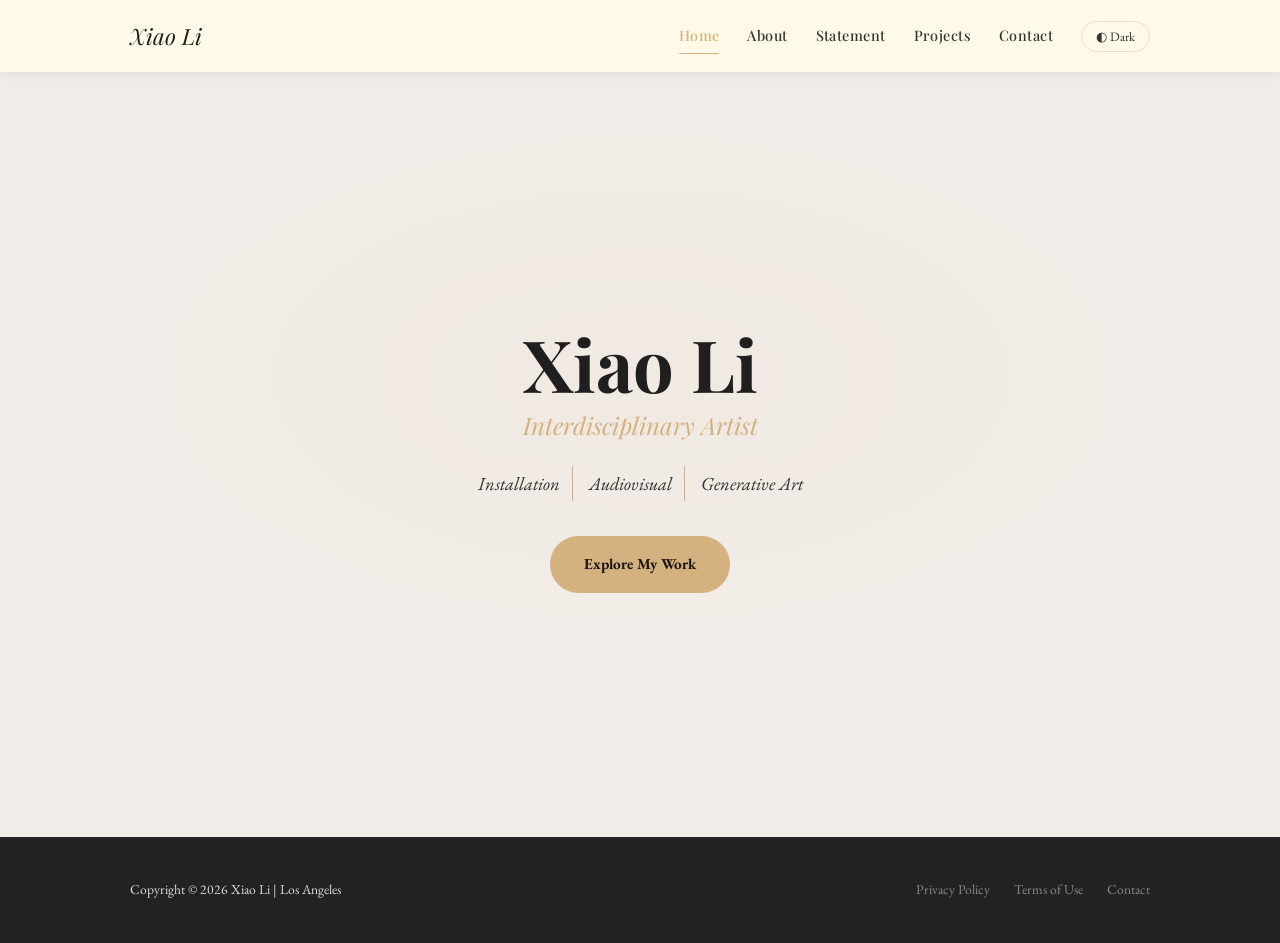
<file: index.html>
<!DOCTYPE html>
<html lang="en">
<head>
    <meta charset="UTF-8">
    <meta name="viewport" content="width=device-width, initial-scale=1.0">
    <title>Xiao Li | Interdisciplinary Artist</title>
    <meta name="description" content="Xiao Li is a Los Angeles-based interdisciplinary artist working with installation, audiovisual, and generative art practices.">
    <meta name="keywords" content="Xiao Li, interdisciplinary artist, generative art, TouchDesigner, audiovisual, installation, Los Angeles">
    <meta name="author" content="Xiao Li">
    
    <link rel="preload" href="https://drive.google.com/thumbnail?id=1FhZZAE6MZiF5Yu2nk6VOKHeOzje-zFa1&sz=w1600" as="image" fetchpriority="high">

    <!-- Google Fonts -->
    <link rel="preconnect" href="https://fonts.googleapis.com">
    <link rel="preconnect" href="https://fonts.gstatic.com" crossorigin>
    <link href="https://fonts.googleapis.com/css2?family=Playfair+Display:ital,wght@0,400;0,700;1,400&family=EB+Garamond:ital,wght@0,400;0,500;1,400&display=swap" rel="stylesheet">
    
    <!-- External Stylesheet -->
    <link rel="stylesheet" href="style.css">


    <!-- Internal styles for page-specific tweaks -->
    <style>
        .hero-tagline span {
            display: inline-block;
            padding: 0 12px;
            border-right: 1px solid var(--color-accent);
        }
        .hero-tagline span:last-child {
            border-right: none;
        }
        .footer-content {
            display: flex;
            justify-content: space-between;
            align-items: center;
            flex-wrap: wrap;
            gap: 12px;
        }
        .footer-links {
            display: flex;
            gap: 24px;
        }
        .footer-links a {
            color: #888;
            font-size: 0.85rem;
        }
        .footer-links a:hover {
            color: var(--color-accent, #d4b17f);
        }
        footer p { margin-bottom: 0; font-size: 0.85rem; }

        /* Background image on hero */
        .hero {
            background-color: #e8e4ec;
            background-image: url('https://drive.google.com/thumbnail?id=1FhZZAE6MZiF5Yu2nk6VOKHeOzje-zFa1&sz=w1600');
            background-size: cover;
            background-position: center;
            background-repeat: no-repeat;
            position: relative;
        }
        .hero::after {
            content: '';
            position: absolute;
            inset: 0;
            background: rgba(250, 244, 230, 0.55);
            pointer-events: none;
            z-index: 0;
            transition: background 0.4s ease;
        }
        body.dark-mode .hero::after {
            background: rgba(26, 22, 18, 0.75);     /* 较深的暗色 overlay */
        }
        .hero-content {
            position: relative;
            z-index: 1;
        }

        /* Pull footer closer */
        body {
            display: flex;
            flex-direction: column;
            min-height: 100vh;
        }
        .hero { flex: 1; }
        footer { margin-top: 0; }
    </style>

    <!-- Google Analytics 4 -->
    <script async src="https://www.googletagmanager.com/gtag/js?id=G-KFL3HFQSGD"></script>
    <script>
        window.dataLayer = window.dataLayer || [];
        function gtag(){dataLayer.push(arguments);}
        gtag('js', new Date());
        gtag('config', 'G-KFL3HFQSGD');
    </script>
</head>
<body>

    <nav>
        <div class="nav-content">
            <h2>Xiao Li</h2>
            <div class="nav-links">
                <a href="index.html" class="active">Home</a>
                <a href="about.html">About</a>
                <a href="statement.html">Statement</a>
                <a href="projects.html">Projects</a>
                <a href="contact.html">Contact</a>
                <button class="dark-toggle" id="darkToggle" aria-label="Toggle dark mode">◐ Dark</button>
            </div>
        </div>
    </nav>

    <section class="hero">
        <div class="hero-content">
            <h1>Xiao Li</h1>
            <h2>Interdisciplinary Artist</h2>
            <p class="hero-tagline">
                <span>Installation</span>
                <span>Audiovisual</span>
                <span>Generative Art</span>
            </p>
            <a href="projects.html" class="btn">Explore My Work</a>
        </div>
    </section>

    <footer>
        <div class="footer-content">
            <p>Copyright &copy; 2026 Xiao Li | Los Angeles</p>
            <div class="footer-links">
                <a href="privacy.html">Privacy Policy</a>
                <a href="terms.html">Terms of Use</a>
                <a href="contact.html">Contact</a>
            </div>
        </div>
    </footer>

    <script>
        // Dark / Light Mode Toggle (Bonus)
        const toggle = document.getElementById('darkToggle');
        const body = document.body;

        // Remember preference
        if (localStorage.getItem('theme') === 'dark') {
            body.classList.add('dark-mode');
            toggle.textContent = '◑ Light';
        }

        toggle.addEventListener('click', () => {
            body.classList.toggle('dark-mode');
            const isDark = body.classList.contains('dark-mode');
            toggle.textContent = isDark ? '◑ Light' : '◐ Dark';
            localStorage.setItem('theme', isDark ? 'dark' : 'light');
        });
    </script>

</body>
</html>
</file>
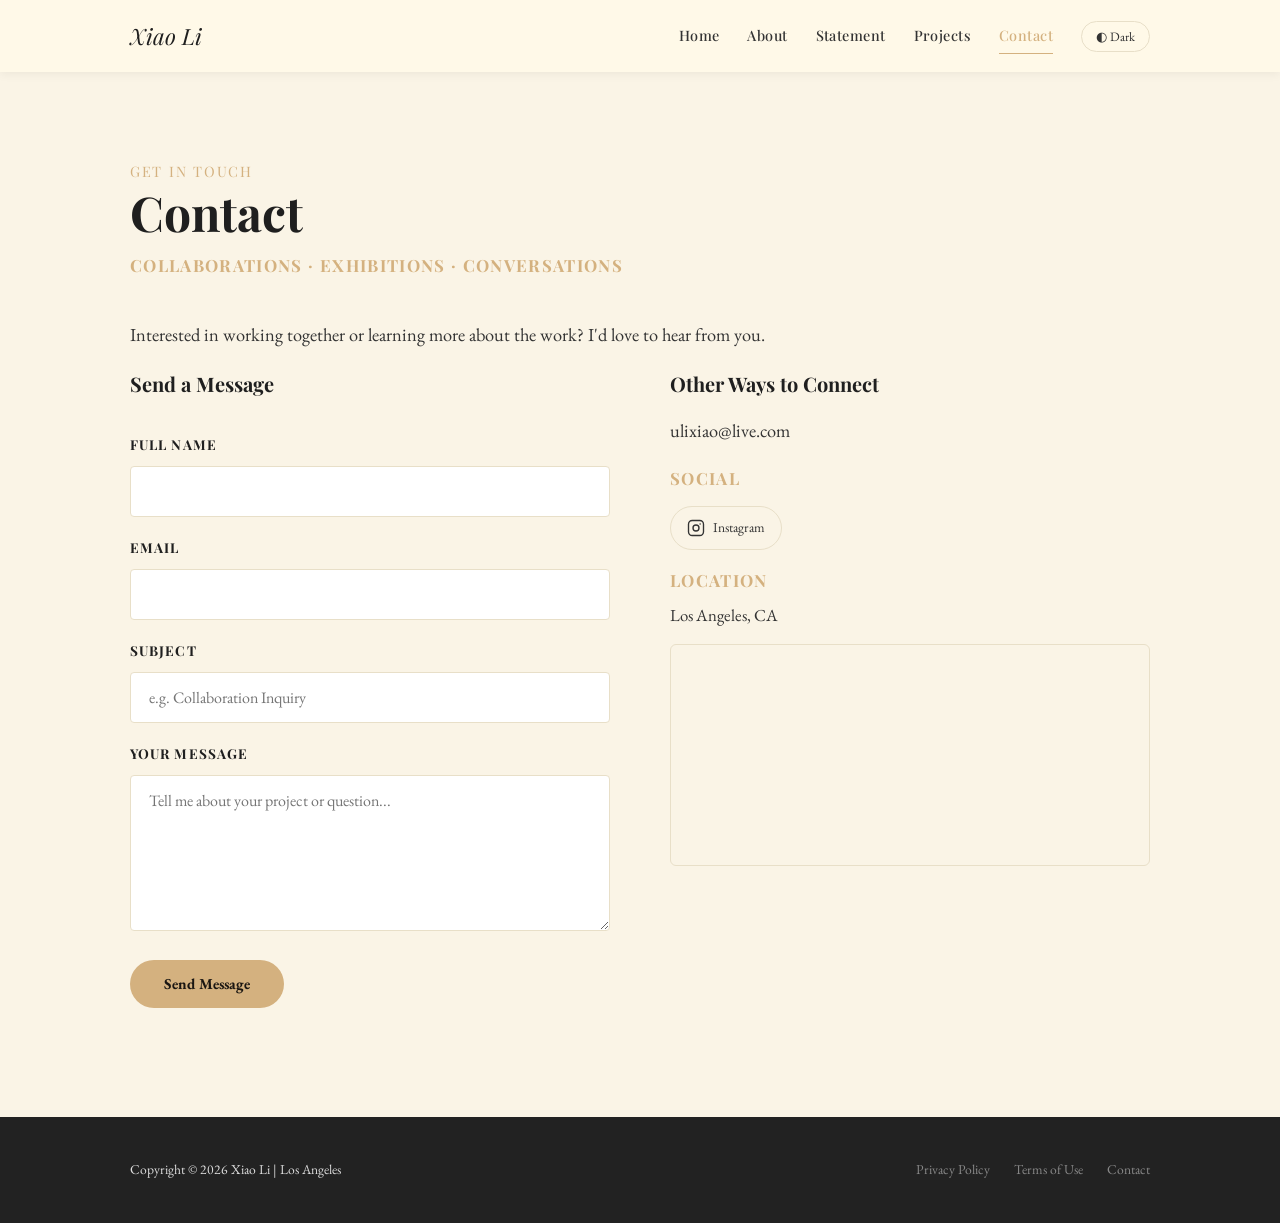
<file: contact.html>
<!DOCTYPE html>
<html lang="en">
<head>
    <meta charset="UTF-8">
    <meta name="viewport" content="width=device-width, initial-scale=1.0">
    <title>Contact | Xiao Li</title>
    <meta name="description" content="Contact Xiao Li for collaborations, exhibitions, or conversations. Reach out via the contact form or email directly.">
    <meta name="keywords" content="Xiao Li, contact, collaboration, exhibition, commission, artist">
    <meta name="author" content="Xiao Li">

    <!-- Google Fonts -->
    <link rel="preconnect" href="https://fonts.googleapis.com">
    <link rel="preconnect" href="https://fonts.gstatic.com" crossorigin>
    <link href="https://fonts.googleapis.com/css2?family=Playfair+Display:ital,wght@0,400;0,700;1,400&family=EB+Garamond:ital,wght@0,400;0,500;1,400&display=swap" rel="stylesheet">

    <link rel="stylesheet" href="style.css">

    <!-- Google Analytics 4 -->
    <script async src="https://www.googletagmanager.com/gtag/js?id=G-KFL3HFQSGD"></script>
    <script>
        window.dataLayer = window.dataLayer || [];
        function gtag(){dataLayer.push(arguments);}
        gtag('js', new Date());
        gtag('config', 'G-KFL3HFQSGD');
    </script>
</head>
<body>

    <nav>
        <div class="nav-content">
            <h2>Xiao Li</h2>
            <div class="nav-links">
                <a href="index.html">Home</a>
                <a href="about.html">About</a>
                <a href="statement.html">Statement</a>
                <a href="projects.html">Projects</a>
                <a href="contact.html" class="active">Contact</a>
                <button class="dark-toggle" id="darkToggle" aria-label="Toggle dark mode">◐ Dark</button>
            </div>
        </div>
    </nav>

    <section class="contact">
        <div class="container">

            <h6>Get In Touch</h6>
            <h1>Contact</h1>
            <h5>Collaborations · Exhibitions · Conversations</h5>

            <p>Interested in working together or learning more about the work? I'd love to hear from you.</p>

            <div class="contact-grid">

                <!-- Contact Form -->
                <div class="contact-form-wrap">
                    <h4>Send a Message</h4>
                    <br>
                    <!-- Formspree contact form (required) -->
                    <form action="https://formspree.io/f/xbdqpvrg" method="POST" id="contactForm" novalidate>

                        <div class="form-group">
                            <label for="name">Full Name</label>
                            <input type="text" id="name" name="name" placeholder=" " required autocomplete="name">
                        </div>

                        <div class="form-group">
                            <label for="email">Email</label>
                            <input type="email" id="email" name="email" placeholder=" " required autocomplete="email">
                        </div>

                        <div class="form-group">
                            <label for="subject">Subject</label>
                            <input type="text" id="subject" name="subject" placeholder="e.g. Collaboration Inquiry">
                        </div>

                        <div class="form-group">
                            <label for="message">Your Message</label>
                            <textarea id="message" name="message" rows="6" placeholder="Tell me about your project or question..." required></textarea>
                        </div>

                        <button type="submit" class="btn">Send Message</button>
                        <p id="formStatus" style="margin-top: 14px; font-style: italic;"></p>
                    </form>
                </div>

                <!-- Contact Info -->
                <div class="contact-info">
                    <h4>Other Ways to Connect</h4>

                    <p><a href="mailto:ulixiao@live.com">ulixiao@live.com</a></p>

                    <h5>Social</h5>
                    <div class="social-links">
                        <a href="https://www.instagram.com/uuuxiao/" target="_blank" rel="noopener noreferrer" class="social-link" aria-label="Instagram">
                            <svg xmlns="http://www.w3.org/2000/svg" width="18" height="18" viewBox="0 0 24 24" fill="none" stroke="currentColor" stroke-width="1.8" stroke-linecap="round" stroke-linejoin="round" aria-hidden="true">
                                <rect x="2" y="2" width="20" height="20" rx="5" ry="5"/>
                                <circle cx="12" cy="12" r="4"/>
                                <circle cx="17.5" cy="6.5" r="1" fill="currentColor" stroke="none"/>
                            </svg>
                            Instagram
                        </a>
                    </div>

                    <h5>Location</h5>
                    <p style="margin: 8px 0 12px 0; font-size: 1.05rem; color: var(--color-text);">Los Angeles, CA</p>
                    <div style="border-radius: 6px; overflow: hidden; border: 1px solid var(--color-border); margin-top: 8px;">
                        <iframe
                            src="https://www.google.com/maps/embed?pb=!1m18!1m12!1m3!1d423286.2736842!2d-118.6919198!3d34.0201613!2m3!1f0!2f0!3f0!3m2!1i1024!2i768!4f13.1!3m3!1m2!1s0x80c2c75ddc27da13%3A0xe22fefa0a9e3cede!2sLos+Angeles%2C+CA!5e0!3m2!1sen!2sus!4v1620000000000!5m2!1sen!2sus"
                            width="100%"
                            height="220"
                            style="border:0; display:block;"
                            allowfullscreen=""
                            loading="lazy"
                            referrerpolicy="no-referrer-when-downgrade"
                            title="Los Angeles, California — Xiao Li's base">
                        </iframe>
                    </div>
                </div>

            </div>
        </div>
    </section>

    <footer>
        <div class="footer-content">
            <p>Copyright &copy; 2026 Xiao Li | Los Angeles</p>
            <div class="footer-links">
                <a href="privacy.html">Privacy Policy</a>
                <a href="terms.html">Terms of Use</a>
                <a href="contact.html">Contact</a>
            </div>
        </div>
    </footer>

    <script>
        // Dark mode toggle
        const toggle = document.getElementById('darkToggle');
        const body = document.body;
        if (localStorage.getItem('theme') === 'dark') {
            body.classList.add('dark-mode');
            toggle.textContent = '◑ Light';
        }
        toggle.addEventListener('click', () => {
            body.classList.toggle('dark-mode');
            const isDark = body.classList.contains('dark-mode');
            toggle.textContent = isDark ? '◑ Light' : '◐ Dark';
            localStorage.setItem('theme', isDark ? 'dark' : 'light');
        });

        // Form submission feedback (JavaScript functionality)
        const form = document.getElementById('contactForm');
        const status = document.getElementById('formStatus');

        form.addEventListener('submit', function(e) {
            const name = document.getElementById('name').value.trim();
            const email = document.getElementById('email').value.trim();
            const message = document.getElementById('message').value.trim();

            if (!name || !email || !message) {
                e.preventDefault();
                status.style.color = '#c0392b';
                status.textContent = 'Please fill in all required fields.';
                return;
            }

            // If using Formspree, let the form submit normally
            status.style.color = 'var(--color-accent)';
            status.textContent = 'Sending…';
        });
    </script>

</body>
</html>
</file>
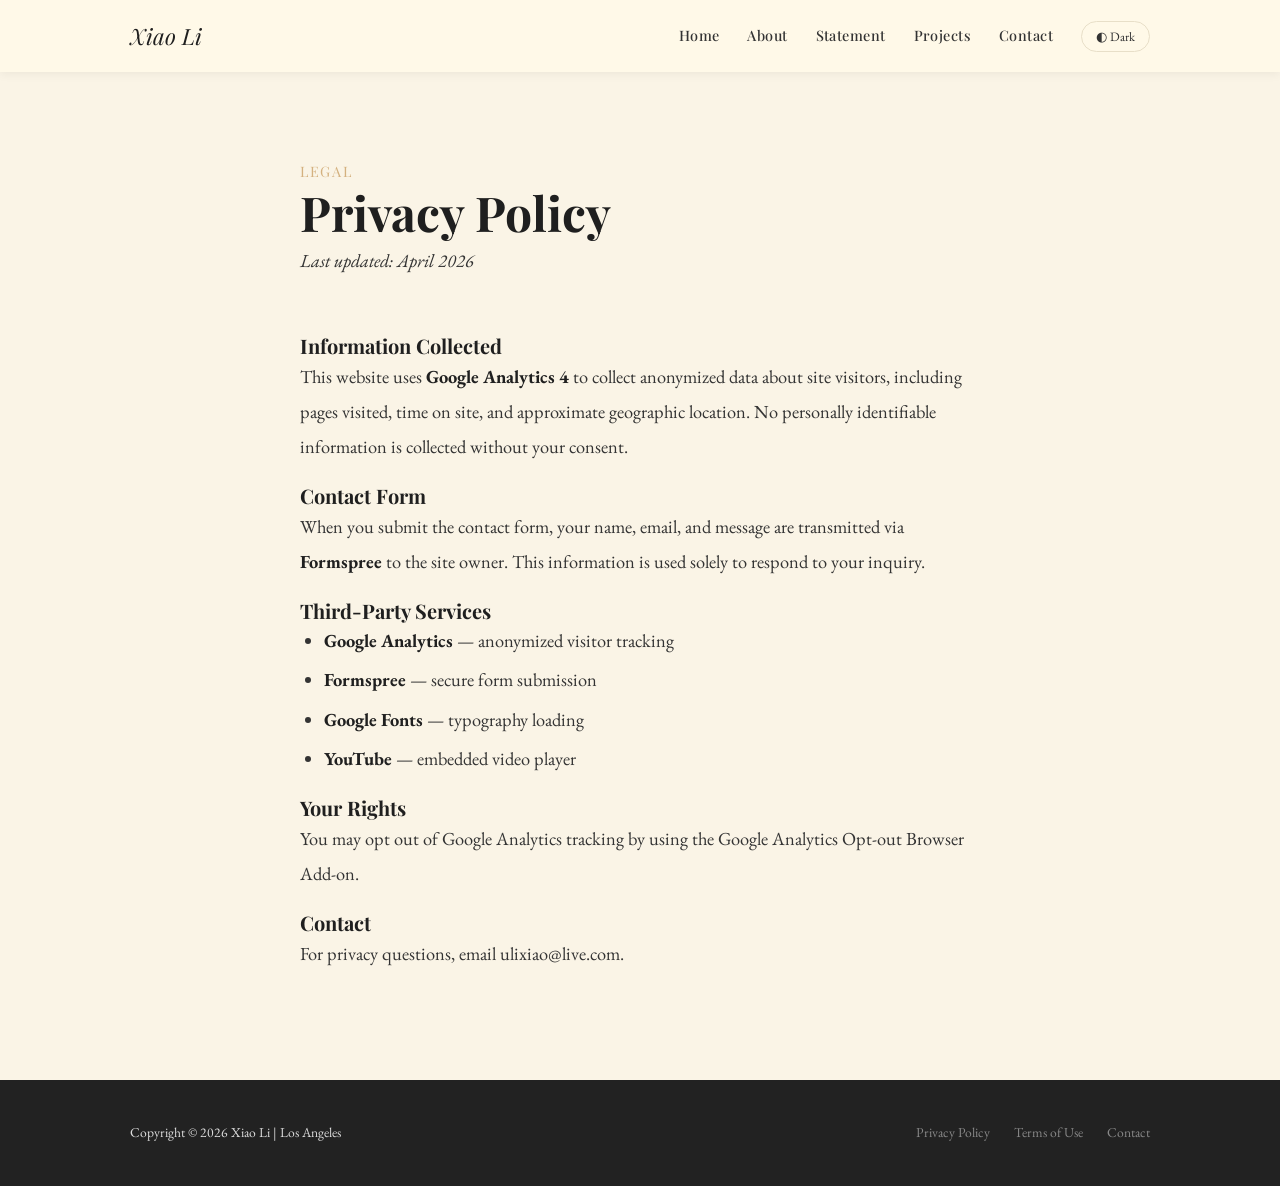
<file: privacy.html>
<!DOCTYPE html>
<html lang="en">
<head>
    <meta charset="UTF-8">
    <meta name="viewport" content="width=device-width, initial-scale=1.0">
    <title>Privacy Policy | Xiao Li</title>
    <meta name="description" content="Privacy Policy for xiaoli.art — how visitor data is collected and used.">
    <meta name="author" content="Xiao Li">

    <link rel="preconnect" href="https://fonts.googleapis.com">
    <link rel="preconnect" href="https://fonts.gstatic.com" crossorigin>
    <link href="https://fonts.googleapis.com/css2?family=Playfair+Display:ital,wght@0,400;0,700;1,400&family=EB+Garamond:ital,wght@0,400;0,500;1,400&display=swap" rel="stylesheet">
    <link rel="stylesheet" href="style.css">

    <script async src="https://www.googletagmanager.com/gtag/js?id=G-KFL3HFQSGD"></script>
    <script>
        window.dataLayer = window.dataLayer || [];
        function gtag(){dataLayer.push(arguments);}
        gtag('js', new Date());
        gtag('config', 'G-KFL3HFQSGD');
    </script>
</head>
<body>

    <nav>
        <div class="nav-content">
            <h2>Xiao Li</h2>
            <div class="nav-links">
                <a href="index.html">Home</a>
                <a href="about.html">About</a>
                <a href="statement.html">Statement</a>
                <a href="projects.html">Projects</a>
                <a href="contact.html">Contact</a>
                <button class="dark-toggle" id="darkToggle" aria-label="Toggle dark mode">◐ Dark</button>
            </div>
        </div>
    </nav>

    <section>
        <div class="container" style="max-width: 760px;">
            <h6>Legal</h6>
            <h1>Privacy Policy</h1>
            <p><em>Last updated: April 2026</em></p>
            <br>

            <h4>Information Collected</h4>
            <p>This website uses <strong>Google Analytics 4</strong> to collect anonymized data about site visitors, including pages visited, time on site, and approximate geographic location. No personally identifiable information is collected without your consent.</p>

            <h4>Contact Form</h4>
            <p>When you submit the contact form, your name, email, and message are transmitted via <strong>Formspree</strong> to the site owner. This information is used solely to respond to your inquiry.</p>

            <h4>Third-Party Services</h4>
            <ul>
                <li><strong>Google Analytics</strong> — anonymized visitor tracking</li>
                <li><strong>Formspree</strong> — secure form submission</li>
                <li><strong>Google Fonts</strong> — typography loading</li>
                <li><strong>YouTube</strong> — embedded video player</li>
            </ul>

            <h4>Your Rights</h4>
            <p>You may opt out of Google Analytics tracking by using the <a href="https://tools.google.com/dlpage/gaoptout" target="_blank" rel="noopener noreferrer">Google Analytics Opt-out Browser Add-on</a>.</p>

            <h4>Contact</h4>
            <p>For privacy questions, email <a href="mailto:ulixiao@live.com">ulixiao@live.com</a>.</p>
        </div>
    </section>

    <footer>
        <div class="footer-content">
            <p>Copyright &copy; 2026 Xiao Li | Los Angeles</p>
            <div class="footer-links">
                <a href="privacy.html">Privacy Policy</a>
                <a href="terms.html">Terms of Use</a>
                <a href="contact.html">Contact</a>
            </div>
        </div>
    </footer>

    <script>
        const toggle = document.getElementById('darkToggle');
        const body = document.body;
        if (localStorage.getItem('theme') === 'dark') {
            body.classList.add('dark-mode');
            toggle.textContent = '◑ Light';
        }
        toggle.addEventListener('click', () => {
            body.classList.toggle('dark-mode');
            const isDark = body.classList.contains('dark-mode');
            toggle.textContent = isDark ? '◑ Light' : '◐ Dark';
            localStorage.setItem('theme', isDark ? 'dark' : 'light');
        });
    </script>

</body>
</html>
</file>
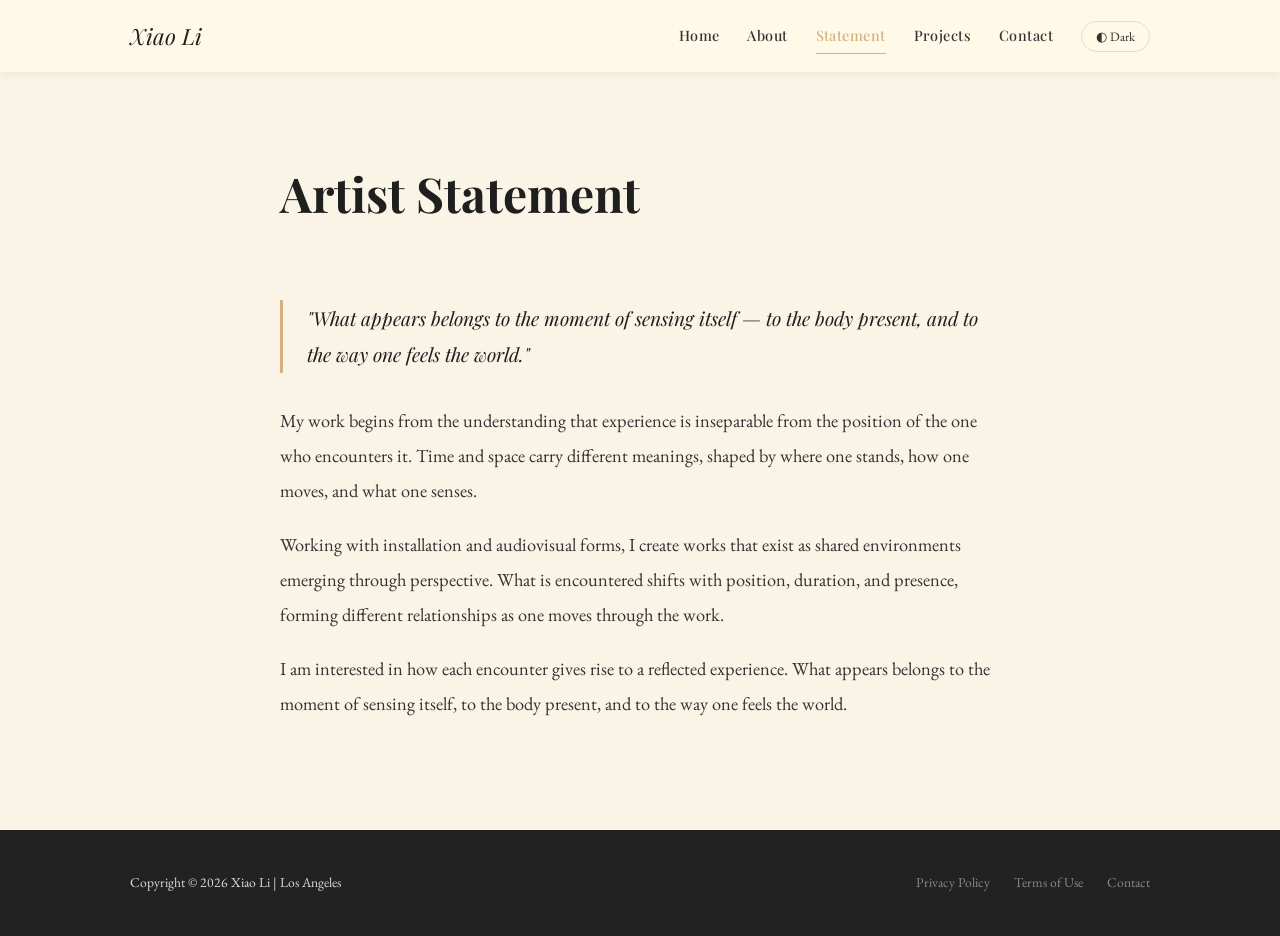
<file: statement.html>
<!DOCTYPE html>
<html lang="en">
<head>
    <meta charset="UTF-8">
    <meta name="viewport" content="width=device-width, initial-scale=1.0">
    <title>Artist Statement | Xiao Li</title>
    <meta name="description" content="Xiao Li's artist statement — exploring perception, presence, and shared environments through installation and audiovisual art.">
    <meta name="keywords" content="Xiao Li, artist statement, installation art, audiovisual, perception, presence">
    <meta name="author" content="Xiao Li">

    <!-- Google Fonts -->
    <link rel="preconnect" href="https://fonts.googleapis.com">
    <link rel="preconnect" href="https://fonts.gstatic.com" crossorigin>
    <link href="https://fonts.googleapis.com/css2?family=Playfair+Display:ital,wght@0,400;0,700;1,400&family=EB+Garamond:ital,wght@0,400;0,500;1,400&display=swap" rel="stylesheet">

    <link rel="stylesheet" href="style.css">

    <!-- Google Analytics 4 -->
    <script async src="https://www.googletagmanager.com/gtag/js?id=G-KFL3HFQSGD"></script>
    <script>
        window.dataLayer = window.dataLayer || [];
        function gtag(){dataLayer.push(arguments);}
        gtag('js', new Date());
        gtag('config', 'G-KFL3HFQSGD');
    </script>
</head>
<body>

    <nav>
        <div class="nav-content">
            <h2>Xiao Li</h2>
            <div class="nav-links">
                <a href="index.html">Home</a>
                <a href="about.html">About</a>
                <a href="statement.html" class="active">Statement</a>
                <a href="projects.html">Projects</a>
                <a href="contact.html">Contact</a>
                <button class="dark-toggle" id="darkToggle" aria-label="Toggle dark mode">◐ Dark</button>
            </div>
        </div>
    </nav>

    <section class="statement">
        <div class="container">
            <div class="statement-inner">

                <h1>Artist Statement</h1>
                <br>

                <blockquote>
                    "What appears belongs to the moment of sensing itself — to the body present, and to the way one feels the world."
                </blockquote>

                <p>My work begins from the understanding that experience is inseparable from the position of the one who encounters it. Time and space carry different meanings, shaped by where one stands, how one moves, and what one senses.</p>

                <p>Working with installation and audiovisual forms, I create works that exist as shared environments emerging through perspective. What is encountered shifts with position, duration, and presence, forming different relationships as one moves through the work.</p>

                <p>I am interested in how each encounter gives rise to a reflected experience. What appears belongs to the moment of sensing itself, to the body present, and to the way one feels the world.</p>

            </div>
        </div>
    </section>

    <footer>
        <div class="footer-content">
            <p>Copyright &copy; 2026 Xiao Li | Los Angeles</p>
            <div class="footer-links">
                <a href="privacy.html">Privacy Policy</a>
                <a href="terms.html">Terms of Use</a>
                <a href="contact.html">Contact</a>
            </div>
        </div>
    </footer>

    <script>
        const toggle = document.getElementById('darkToggle');
        const body = document.body;
        if (localStorage.getItem('theme') === 'dark') {
            body.classList.add('dark-mode');
            toggle.textContent = '◑ Light';
        }
        toggle.addEventListener('click', () => {
            body.classList.toggle('dark-mode');
            const isDark = body.classList.contains('dark-mode');
            toggle.textContent = isDark ? '◑ Light' : '◐ Dark';
            localStorage.setItem('theme', isDark ? 'dark' : 'light');
        });
    </script>

</body>
</html>
</file>
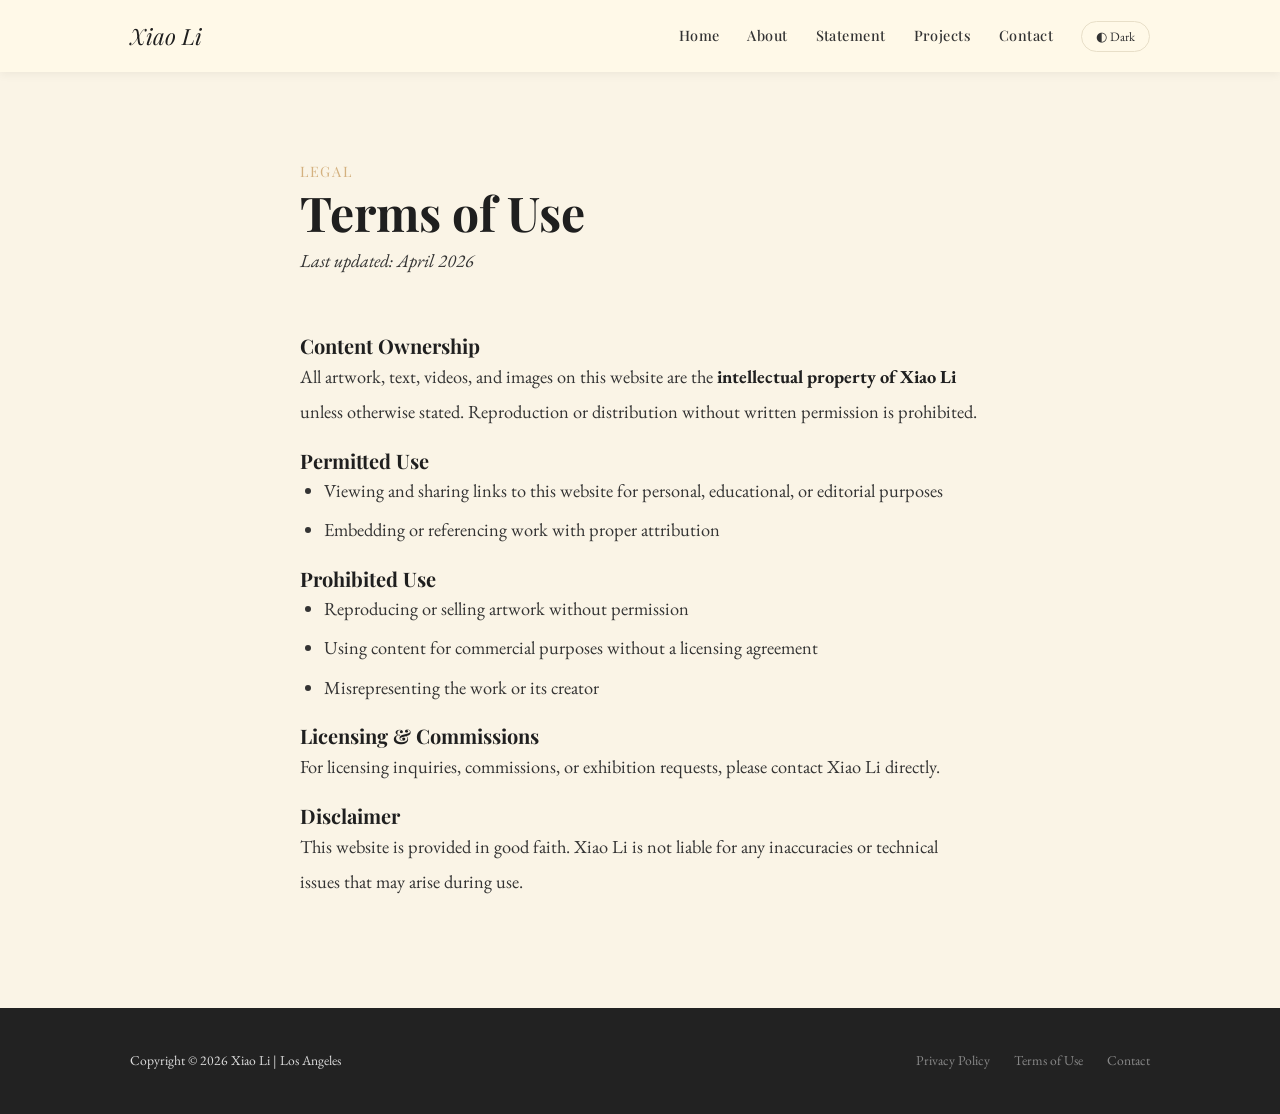
<file: terms.html>
<!DOCTYPE html>
<html lang="en">
<head>
    <meta charset="UTF-8">
    <meta name="viewport" content="width=device-width, initial-scale=1.0">
    <title>Terms of Use | Xiao Li</title>
    <meta name="description" content="Terms of Use for xiaoli.art — usage rights and content ownership.">
    <meta name="author" content="Xiao Li">

    <link rel="preconnect" href="https://fonts.googleapis.com">
    <link rel="preconnect" href="https://fonts.gstatic.com" crossorigin>
    <link href="https://fonts.googleapis.com/css2?family=Playfair+Display:ital,wght@0,400;0,700;1,400&family=EB+Garamond:ital,wght@0,400;0,500;1,400&display=swap" rel="stylesheet">
    <link rel="stylesheet" href="style.css">

    <script async src="https://www.googletagmanager.com/gtag/js?id=G-KFL3HFQSGD"></script>
    <script>
        window.dataLayer = window.dataLayer || [];
        function gtag(){dataLayer.push(arguments);}
        gtag('js', new Date());
        gtag('config', 'G-KFL3HFQSGD');
    </script>
</head>
<body>

    <nav>
        <div class="nav-content">
            <h2>Xiao Li</h2>
            <div class="nav-links">
                <a href="index.html">Home</a>
                <a href="about.html">About</a>
                <a href="statement.html">Statement</a>
                <a href="projects.html">Projects</a>
                <a href="contact.html">Contact</a>
                <button class="dark-toggle" id="darkToggle" aria-label="Toggle dark mode">◐ Dark</button>
            </div>
        </div>
    </nav>

    <section>
        <div class="container" style="max-width: 760px;">
            <h6>Legal</h6>
            <h1>Terms of Use</h1>
            <p><em>Last updated: April 2026</em></p>
            <br>

            <h4>Content Ownership</h4>
            <p>All artwork, text, videos, and images on this website are the <strong>intellectual property of Xiao Li</strong> unless otherwise stated. Reproduction or distribution without written permission is prohibited.</p>

            <h4>Permitted Use</h4>
            <ul>
                <li>Viewing and sharing links to this website for personal, educational, or editorial purposes</li>
                <li>Embedding or referencing work with proper attribution</li>
            </ul>

            <h4>Prohibited Use</h4>
            <ul>
                <li>Reproducing or selling artwork without permission</li>
                <li>Using content for commercial purposes without a licensing agreement</li>
                <li>Misrepresenting the work or its creator</li>
            </ul>

            <h4>Licensing &amp; Commissions</h4>
            <p>For licensing inquiries, commissions, or exhibition requests, please <a href="contact.html">contact Xiao Li directly</a>.</p>

            <h4>Disclaimer</h4>
            <p>This website is provided in good faith. Xiao Li is not liable for any inaccuracies or technical issues that may arise during use.</p>
        </div>
    </section>

    <footer>
        <div class="footer-content">
            <p>Copyright &copy; 2026 Xiao Li | Los Angeles</p>
            <div class="footer-links">
                <a href="privacy.html">Privacy Policy</a>
                <a href="terms.html">Terms of Use</a>
                <a href="contact.html">Contact</a>
            </div>
        </div>
    </footer>

    <script>
        const toggle = document.getElementById('darkToggle');
        const body = document.body;
        if (localStorage.getItem('theme') === 'dark') {
            body.classList.add('dark-mode');
            toggle.textContent = '◑ Light';
        }
        toggle.addEventListener('click', () => {
            body.classList.toggle('dark-mode');
            const isDark = body.classList.contains('dark-mode');
            toggle.textContent = isDark ? '◑ Light' : '◐ Dark';
            localStorage.setItem('theme', isDark ? 'dark' : 'light');
        });
    </script>

</body>
</html>
</file>
<file: style.css>
/* ============================================================
   XIAO LI — Artist Portfolio
   External Stylesheet
   ============================================================ */

/* Google Fonts */
@import url('https://fonts.googleapis.com/css2?family=Playfair+Display:ital,wght@0,400;0,700;1,400&family=EB+Garamond:ital,wght@0,400;0,500;1,400&display=swap');

/* CSS Variables (Bonus: theme system) */
:root {
    --color-bg: #faf4e6;
    --color-nav-bg: #fff9e8;
    --color-text: #333333;
    --color-heading: #1f1f1f;
    --color-accent: #d4b17f;
    --color-accent-hover: #e0c68f;
    --color-footer-bg: #222222;
    --color-footer-text: #dddddd;
    --color-card-bg: #ffffff;
    --color-border: #e8dfc8;
    --color-link-visited: #a07840;
    --shadow-nav: 0 2px 10px rgba(0,0,0,0.06);
    --shadow-card: 0 4px 20px rgba(0,0,0,0.08);
    --transition-base: 0.3s ease;
    --font-display: 'Playfair Display', Georgia, serif;
    --font-body: 'EB Garamond', Georgia, serif;
    --max-width: 1100px;
}

/* Dark Mode Variables (Bonus: dark/light toggle) */
body.dark-mode {
    --color-bg: #1a1612;
    --color-nav-bg: #201c17;
    --color-text: #d4c9b0;
    --color-heading: #f0e8d4;
    --color-accent: #d4b17f;
    --color-accent-hover: #e0c68f;
    --color-footer-bg: #0f0d0a;
    --color-footer-text: #aaa;
    --color-card-bg: #26211a;
    --color-border: #3a3228;
    --shadow-nav: 0 2px 10px rgba(0,0,0,0.3);
    --shadow-card: 0 4px 20px rgba(0,0,0,0.3);
}

/* ============================================================
   RESET & BASE
   ============================================================ */
*, *::before, *::after {
    margin: 0;
    padding: 0;
    box-sizing: border-box;
}

html {
    scroll-behavior: smooth;
}

body {
    font-family: var(--font-body);
    background-color: var(--color-bg);
    color: var(--color-text);
    line-height: 1.9;
    font-size: 1.15rem;
    transition: background-color var(--transition-base), color var(--transition-base);
}

/* ============================================================
   TYPOGRAPHY — All six heading levels required
   ============================================================ */
h1, h2, h3, h4, h5, h6 {
    font-family: var(--font-display);
    color: var(--color-heading);
    line-height: 1.3;
}

h1 { font-size: 3rem; font-weight: 700; }
h2 { font-size: 2.1rem; font-weight: 700; }
h3 { font-size: 1.6rem; font-weight: 400; font-style: italic; }
h4 { font-size: 1.25rem; font-weight: 700; }
h5 { font-size: 1.05rem; font-weight: 700; text-transform: uppercase; letter-spacing: 0.08em; }
h6 { font-size: 0.9rem; font-weight: 400; text-transform: uppercase; letter-spacing: 0.12em; color: var(--color-accent); }

p {
    margin-bottom: 1.2rem;
}

/* Text emphasis styles */
strong, b { font-weight: 700; color: var(--color-heading); }
em, i { font-style: italic; }
u, .underline { text-decoration: underline; text-underline-offset: 3px; }

/* Custom link styles */
a {
    color: var(--color-text);
    text-decoration: none;
    transition: color var(--transition-base);
}

a:visited {
    color: var(--color-link-visited);
}

a:hover {
    color: var(--color-accent);
}

a:active {
    color: var(--color-accent-hover);
    opacity: 0.8;
}

/* Lists */
ul, ol {
    padding-left: 1.5rem;
    margin-bottom: 1.2rem;
}

ul li, ol li {
    margin-bottom: 0.4rem;
    line-height: 1.8;
}

/* ============================================================
   NAVIGATION
   ============================================================ */
nav {
    background-color: var(--color-nav-bg);
    padding: 18px 0;
    box-shadow: var(--shadow-nav);
    position: sticky;
    top: 0;
    z-index: 100;
    transition: background-color var(--transition-base);
}

.nav-content {
    max-width: var(--max-width);
    margin: 0 auto;
    display: flex;
    justify-content: space-between;
    align-items: center;
    padding: 0 40px;
}

.nav-content h2 {
    font-size: 1.4rem;
    font-style: italic;
    font-weight: 400;
    color: var(--color-heading);
}

.nav-links {
    display: flex;
    align-items: center;
    gap: 0;
}

.nav-links a {
    margin-left: 28px;
    text-decoration: none;
    color: var(--color-text);
    font-family: var(--font-display);
    font-size: 0.9rem;
    font-weight: 500;
    letter-spacing: 0.03em;
    padding: 4px 0;
    border-bottom: 1px solid transparent;
    transition: color var(--transition-base), border-color var(--transition-base);
}

.nav-links a:hover {
    color: var(--color-accent);
    border-bottom-color: var(--color-accent);
}

.nav-links a:visited {
    color: var(--color-text);
}

.nav-links a.active {
    color: var(--color-accent);
    border-bottom-color: var(--color-accent);
}

/* Dark mode toggle button */
.dark-toggle {
    background: none;
    border: 1px solid var(--color-border);
    color: var(--color-text);
    cursor: pointer;
    padding: 6px 14px;
    border-radius: 50px;
    font-size: 0.8rem;
    font-family: var(--font-body);
    margin-left: 28px;
    transition: all var(--transition-base);
}

.dark-toggle:hover {
    background: var(--color-accent);
    border-color: var(--color-accent);
    color: #000;
}

/* ============================================================
   LAYOUT
   ============================================================ */
.container {
    max-width: var(--max-width);
    margin: 0 auto;
    padding: 0 40px;
}

section {
    padding: 90px 0;
}

/* ============================================================
   BUTTONS
   ============================================================ */
.btn {
    background-color: var(--color-accent);
    color: #1a1612;
    padding: 12px 32px;
    border-radius: 50px;
    text-decoration: none;
    font-weight: 700;
    font-family: var(--font-body);
    font-size: 0.95rem;
    display: inline-block;
    border: 2px solid transparent;
    cursor: pointer;
    transition: background-color var(--transition-base), transform var(--transition-base), box-shadow var(--transition-base);
}

.btn:hover {
    background-color: var(--color-accent-hover);
    transform: translateY(-2px);
    box-shadow: 0 6px 20px rgba(212,177,127,0.35);
    color: #1a1612;
}

.btn:active {
    transform: translateY(0);
}

.btn-outline {
    background: transparent;
    border: 2px solid var(--color-accent);
    color: var(--color-accent);
}

.btn-outline:hover {
    background: var(--color-accent);
    color: #1a1612;
}

/* ============================================================
   HERO (index.html)
   ============================================================ */
.hero {
    min-height: 85vh;
    display: flex;
    align-items: center;
    justify-content: center;
    text-align: center;
    position: relative;
    overflow: hidden;
}

.hero::before {
    content: '';
    position: absolute;
    inset: 0;
    background: radial-gradient(ellipse 70% 60% at 50% 40%, rgba(212,177,127,0.12) 0%, transparent 70%);
    pointer-events: none;
}

.hero-content {
    padding: 60px 40px;
    position: relative;
    z-index: 1;
}

/* CSS Animation — fade-in-up on hero text */
@keyframes fadeInUp {
    from {
        opacity: 0;
        transform: translateY(30px);
    }
    to {
        opacity: 1;
        transform: translateY(0);
    }
}

@keyframes fadeIn {
    from { opacity: 0; }
    to   { opacity: 1; }
}

/* Subtle breathing glow on accent elements */
@keyframes subtleGlow {
    0%, 100% { text-shadow: 0 0 0px transparent; }
    50% { text-shadow: 0 0 18px rgba(212,177,127,0.4); }
}

.hero h1 {
    font-size: 4.5rem;
    animation: fadeInUp 1s ease forwards;
    opacity: 0;
}

.hero h2 {
    font-size: 1.5rem;
    font-weight: 400;
    font-style: italic;
    animation: fadeInUp 1s 0.2s ease forwards;
    opacity: 0;
    color: var(--color-accent);
    animation: fadeInUp 1s 0.2s ease forwards, subtleGlow 4s 1.2s ease-in-out infinite;
}

.hero p {
    font-size: 1.15rem;
    max-width: 600px;
    margin: 25px auto 35px;
    animation: fadeIn 1s 0.5s ease forwards;
    opacity: 0;
    color: var(--color-text);
    font-style: italic;
}

.hero .btn {
    animation: fadeIn 1s 0.7s ease forwards;
    opacity: 0;
}

/* ============================================================
   ABOUT
   ============================================================ */
.about .about-grid {
    display: grid;
    grid-template-columns: auto 1fr;
    gap: 60px;
    align-items: start;
}

.about-photo {
    display: block;
    max-width: 320px;
    width: 100%;
    height: auto;
    border-radius: 4px;
    box-shadow: var(--shadow-card);
}

.about-photo-placeholder {
    width: 280px;
    height: 380px;
    background: linear-gradient(145deg, var(--color-border), var(--color-nav-bg));
    border-radius: 4px;
    display: flex;
    align-items: center;
    justify-content: center;
    font-style: italic;
    color: var(--color-accent);
    font-family: var(--font-display);
    font-size: 0.9rem;
    text-align: center;
    padding: 20px;
}

.about-text h1 {
    margin-bottom: 8px;
}

.about-text h2 {
    font-size: 1.2rem;
    font-weight: 400;
    font-style: italic;
    color: var(--color-accent);
    margin-bottom: 30px;
}

.about-text h4 {
    margin-top: 30px;
    margin-bottom: 10px;
    color: var(--color-heading);
}

.about-text h5 {
    margin-top: 24px;
    margin-bottom: 8px;
    color: var(--color-accent);
    font-size: 0.85rem;
}

/* ============================================================
   ARTIST STATEMENT
   ============================================================ */
.statement .statement-inner {
    max-width: 720px;
    margin: 0 auto;
}

.statement h1 {
    margin-bottom: 10px;
}

.statement h6 {
    margin-bottom: 40px;
}

.statement blockquote {
    border-left: 3px solid var(--color-accent);
    padding-left: 24px;
    margin: 30px 0;
    font-style: italic;
    font-size: 1.2rem;
    color: var(--color-heading);
    font-family: var(--font-display);
}

/* ============================================================
   PROJECTS
   ============================================================ */
.projects h1 {
    margin-bottom: 12px;
}

.projects h5 {
    color: var(--color-accent);
    margin-bottom: 50px;
}

.project-grid {
    display: grid;
    grid-template-columns: repeat(auto-fit, minmax(300px, 1fr));
    gap: 40px;
    align-items: start;
}

/* Card layout */
.project-card {
    background: var(--color-card-bg);
    border-radius: 6px;
    overflow: hidden;
    box-shadow: var(--shadow-card);
    border: 1px solid var(--color-border);
    transition: transform var(--transition-base), box-shadow var(--transition-base);
    display: flex;
    flex-direction: column;
}

.project-card:hover {
    transform: translateY(-6px);
    box-shadow: 0 12px 40px rgba(0,0,0,0.13);
}

/* Both the video wrapper and image wrapper are fixed height so text aligns */
.video-wrapper,
.card-img-wrapper {
    width: 100%;
    height: 0;
    padding-bottom: 56.25%; /* 16:9 */
    position: relative;
    overflow: hidden;
    background: #000;
    flex-shrink: 0;
}

.video-wrapper iframe {
    position: absolute;
    top: 0; left: 0;
    width: 100%;
    height: 100%;
    border: 0;
}

.card-img-wrapper img {
    position: absolute;
    top: 0; left: 0;
    width: 100%;
    height: 100%;
    object-fit: cover;
    display: block;
    transition: transform 0.5s ease;
}

.project-card:hover .card-img-wrapper img {
    transform: scale(1.03);
}

.project-card-body {
    padding: 24px;
    flex: 1;
}

.project-card-body h3 {
    margin-bottom: 10px;
    font-size: 1.3rem;
}

.project-card-body h6 {
    margin-bottom: 12px;
}

.project-card-body p {
    font-size: 0.98rem;
    margin-bottom: 20px;
}

/* ============================================================
   CONTACT
   ============================================================ */
.contact h1 {
    margin-bottom: 12px;
}

.contact h5 {
    color: var(--color-accent);
    margin-bottom: 40px;
}

.contact-grid {
    display: grid;
    grid-template-columns: 1fr 1fr;
    gap: 60px;
    align-items: start;
}

.contact-info h4 {
    margin-bottom: 16px;
}

.contact-info h5 {
    margin-top: 20px;
    margin-bottom: 6px;
}

.contact-info p {
    margin-bottom: 6px;
}

/* Form styling */
.form-group {
    margin-bottom: 18px;
}

.form-group label {
    display: block;
    font-size: 0.85rem;
    text-transform: uppercase;
    letter-spacing: 0.08em;
    margin-bottom: 8px;
    color: var(--color-heading);
    font-family: var(--font-display);
    font-weight: 700;
}

.form-group input,
.form-group textarea {
    width: 100%;
    padding: 14px 18px;
    background: var(--color-card-bg);
    border: 1px solid var(--color-border);
    border-radius: 4px;
    font-family: var(--font-body);
    font-size: 1rem;
    color: var(--color-text);
    transition: border-color var(--transition-base), box-shadow var(--transition-base);
}

.form-group input:focus,
.form-group textarea:focus {
    outline: none;
    border-color: var(--color-accent);
    box-shadow: 0 0 0 3px rgba(212,177,127,0.2);
}

.form-group textarea {
    resize: vertical;
    min-height: 150px;
}

/* Social links */
.social-links {
    display: flex;
    gap: 16px;
    margin-top: 16px;
    flex-wrap: wrap;
}

.social-link {
    display: inline-flex;
    align-items: center;
    gap: 8px;
    padding: 8px 16px;
    border: 1px solid var(--color-border);
    border-radius: 50px;
    font-size: 0.85rem;
    text-decoration: none;
    color: var(--color-text);
    transition: all var(--transition-base);
}

.social-link svg {
    flex-shrink: 0;
}

.social-link:hover {
    border-color: var(--color-accent);
    color: var(--color-accent);
    background: rgba(212,177,127,0.08);
}

/* ============================================================
   FOOTER
   ============================================================ */
footer {
    background-color: var(--color-footer-bg);
    color: var(--color-footer-text);
    padding: 40px 0;
    transition: background-color var(--transition-base);
}

.footer-content {
    max-width: var(--max-width);
    margin: 0 auto;
    padding: 0 40px;
    display: flex;
    justify-content: space-between;
    align-items: center;
    flex-wrap: wrap;
    gap: 12px;
}

.footer-links {
    display: flex;
    gap: 24px;
    flex-wrap: wrap;
}

.footer-links a {
    color: #888;
    font-size: 0.85rem;
    text-decoration: none;
    transition: color var(--transition-base);
}

.footer-links a:hover {
    color: var(--color-accent);
}

footer p {
    font-size: 0.85rem;
    margin-bottom: 0;
}

/* ============================================================
   RESPONSIVE DESIGN
   ============================================================ */

/* Tablet */
@media (max-width: 900px) {
    h1 { font-size: 2.4rem; }
    h2 { font-size: 1.8rem; }

    .hero h1 { font-size: 3.2rem; }

    .about .about-grid {
        grid-template-columns: 200px 1fr;
        gap: 40px;
    }

    .contact-grid {
        grid-template-columns: 1fr;
        gap: 50px;
    }

    .footer-content {
        flex-direction: column;
        text-align: center;
    }
}

/* Mobile */
@media (max-width: 600px) {
    h1 { font-size: 2rem; }
    h2 { font-size: 1.5rem; }

    .hero h1 { font-size: 2.5rem; }
    .hero h2 { font-size: 1.1rem; }

    .nav-content {
        flex-direction: column;
        gap: 14px;
        padding: 0 20px;
    }

    .nav-links {
        flex-wrap: wrap;
        justify-content: center;
    }

    .nav-links a {
        margin-left: 10px;
        font-size: 0.85rem;
    }

    .container { padding: 0 20px; }
    section { padding: 60px 0; }

    .about .about-grid {
        grid-template-columns: 1fr;
    }

    .about-photo,
    .about-photo-placeholder {
        max-width: 200px;
    }

    .project-grid {
        grid-template-columns: 1fr;
    }

    .footer-links {
        flex-wrap: wrap;
        justify-content: center;
        gap: 16px;
    }
}
</file>
